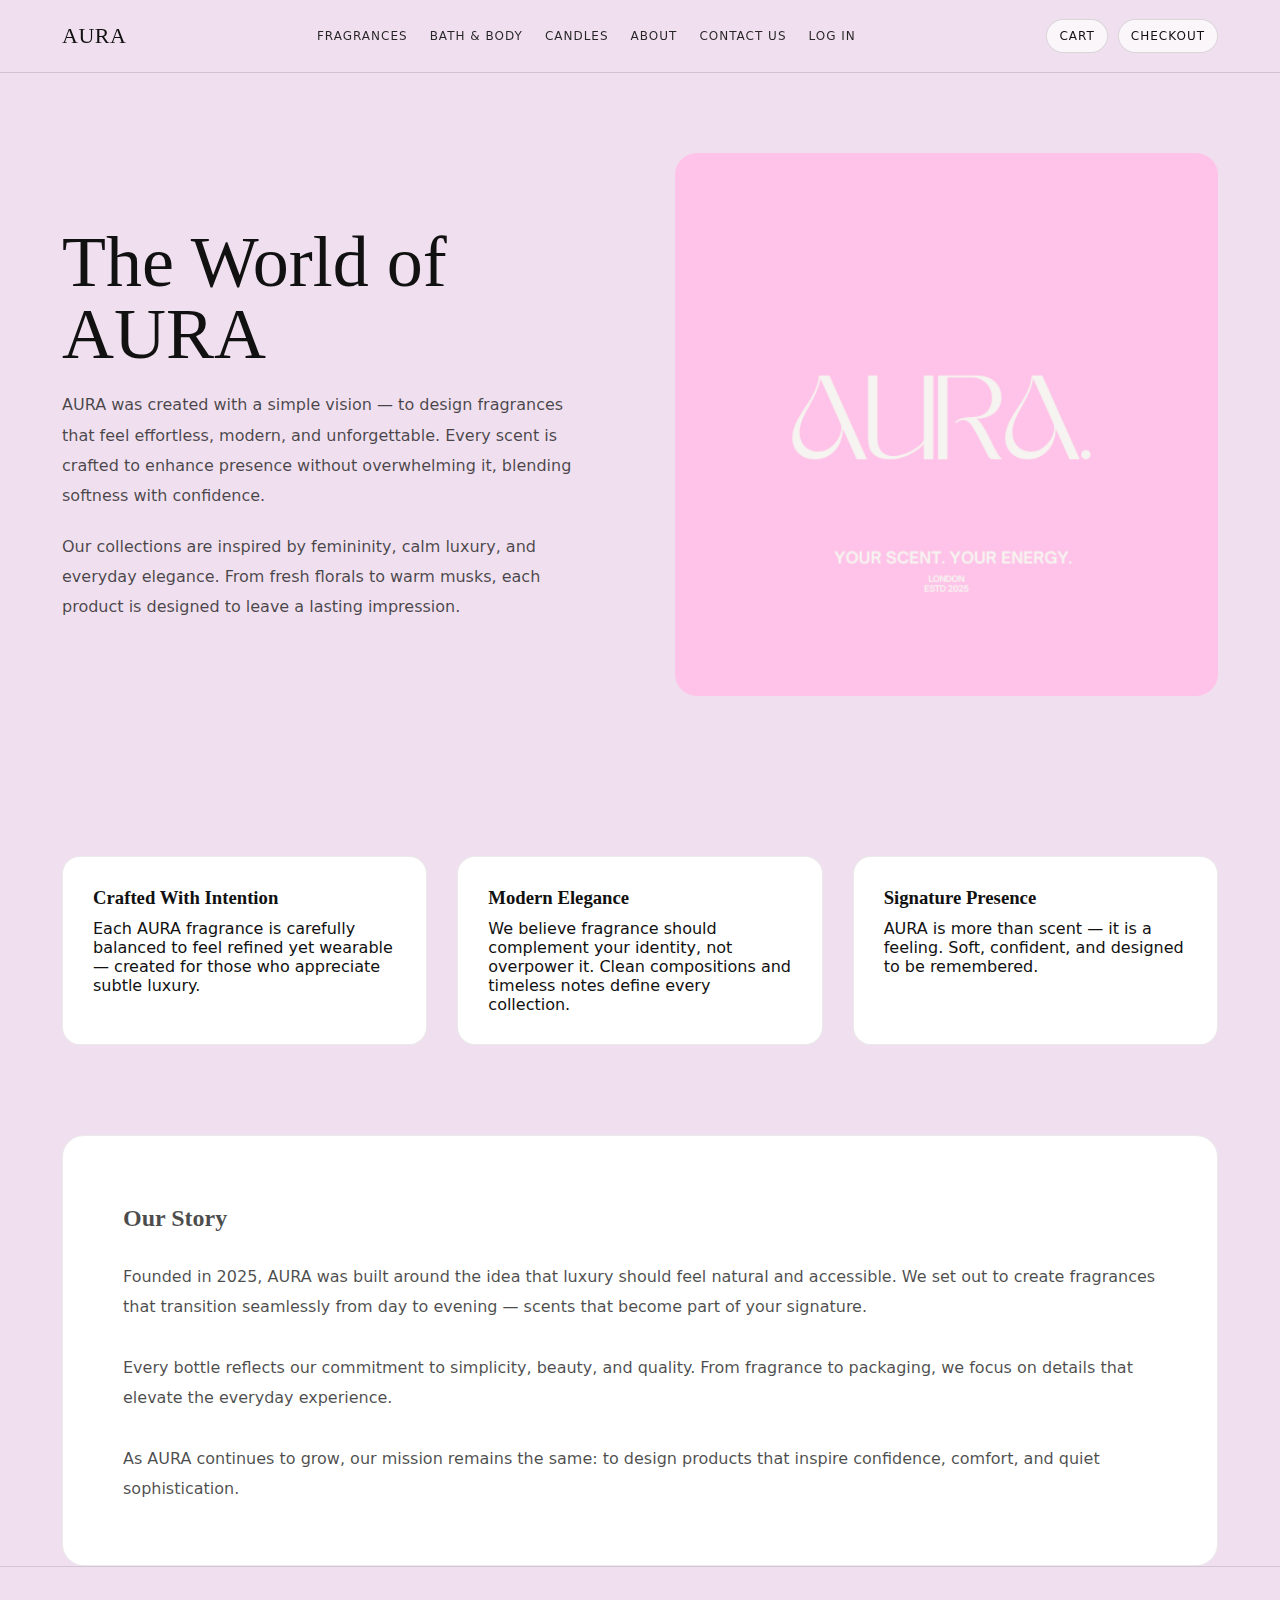
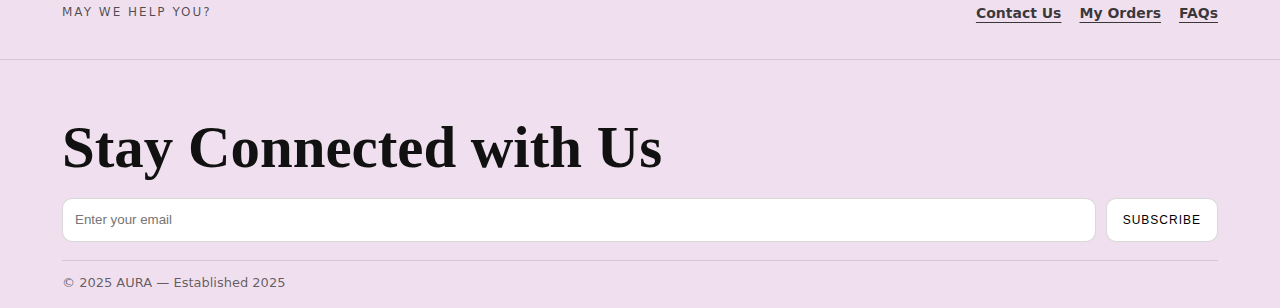
<file: about.html>
<!DOCTYPE html>
<html lang="en">
<head>
<meta charset="UTF-8">
<meta name="viewport" content="width=device-width, initial-scale=1.0">

<title>AURA | About</title>
<link rel="stylesheet" href="css/style.css">

<style>

/* ===== ABOUT HERO ===== */

.about-hero{
display:grid;
grid-template-columns: 1fr 1fr;
gap:70px;
align-items:center;
padding:80px 0;
}

.about-title{
font-family:var(--serif);
font-size:72px;
line-height:1;
}

.about-text{
margin-top:20px;
line-height:1.9;
color:rgba(17,17,17,.75);
max-width:520px;
}

/* logo image */

.about-img{
width:100%;
border-radius:22px;
}

/* VALUES */

.values{
margin-top:80px;
display:grid;
grid-template-columns:repeat(3,1fr);
gap:30px;
}

.value-card{
background:#fff;
padding:30px;
border-radius:18px;
border:1px solid rgba(0,0,0,.08);
}

.value-card h3{
font-family:var(--serif);
margin-bottom:10px;
}

/* STORY */

.story{
margin-top:90px;
background:#fff;
padding:60px;
border-radius:22px;
border:1px solid rgba(0,0,0,.08);
line-height:1.9;
color:rgba(17,17,17,.75);
}

/* mobile */

@media(max-width:900px){

.about-hero{
grid-template-columns:1fr;
}

.values{
grid-template-columns:1fr;
}

.about-title{
font-size:52px;
}

}

</style>
</head>

<body class="page-pink">


<header class="navbar">
<div class="container nav-inner">
<a class="brand" href="index.html">AURA</a>

<nav class="navlinks">
<a href="products.html">Fragrances</a>
<a href="bath.html">Bath & Body</a>
<a href="candles.html">Candles</a>
<a href="about.html">About</a>
<a href="contact.html">Contact Us</a>
<a href="login.html">Log in</a>
</nav>

<div class="actions">
<a class="pill" href="cart.html">Cart</a>
<a class="pill" href="payment.html">Checkout</a>
</div>
</div>
</header>



<main class="container">

<!-- HERO -->
<section class="about-hero">

<div>
<div class="about-title">
The World of AURA
</div>

<p class="about-text">
AURA was created with a simple vision — to design fragrances that feel effortless, modern, and unforgettable. Every scent is crafted to enhance presence without overwhelming it, blending softness with confidence.
</p>

<p class="about-text">
Our collections are inspired by femininity, calm luxury, and everyday elegance. From fresh florals to warm musks, each product is designed to leave a lasting impression.
</p>

</div>

<img src="img/logo.png" class="about-img">

</section>



<!-- VALUES -->
<section class="values">

<div class="value-card">
<h3>Crafted With Intention</h3>
<p>
Each AURA fragrance is carefully balanced to feel refined yet wearable — created for those who appreciate subtle luxury.
</p>
</div>

<div class="value-card">
<h3>Modern Elegance</h3>
<p>
We believe fragrance should complement your identity, not overpower it. Clean compositions and timeless notes define every collection.
</p>
</div>

<div class="value-card">
<h3>Signature Presence</h3>
<p>
AURA is more than scent — it is a feeling. Soft, confident, and designed to be remembered.
</p>
</div>

</section>



<!-- STORY -->
<section class="story">

<h2 style="font-family:var(--serif); margin-bottom:20px;">
Our Story
</h2>

<p>
Founded in 2025, AURA was built around the idea that luxury should feel natural and accessible. We set out to create fragrances that transition seamlessly from day to evening — scents that become part of your signature.
</p>

<br>

<p>
Every bottle reflects our commitment to simplicity, beauty, and quality. From fragrance to packaging, we focus on details that elevate the everyday experience.
</p>

<br>

<p>
As AURA continues to grow, our mission remains the same: to design products that inspire confidence, comfort, and quiet sophistication.
</p>

</section>

</main>



<section class="help-footer">
<div class="container help-inner">

<div class="help-title">
MAY WE HELP YOU?
</div>

<div class="help-links">
<a href="contact.html">Contact Us</a>
<a href="orders.html">My Orders</a>
<a href="faq.html">FAQs</a>

</div>

</div>
</section>



<footer class="footer">
<div class="container">

<h2>Stay Connected with Us</h2>

<form class="news">
<input placeholder="Enter your email">
<button>Subscribe</button>
</form>

<div class="copy">
© 2025 AURA — Established 2025
</div>

</div>
</footer>
  
</body>
</html>
</file>
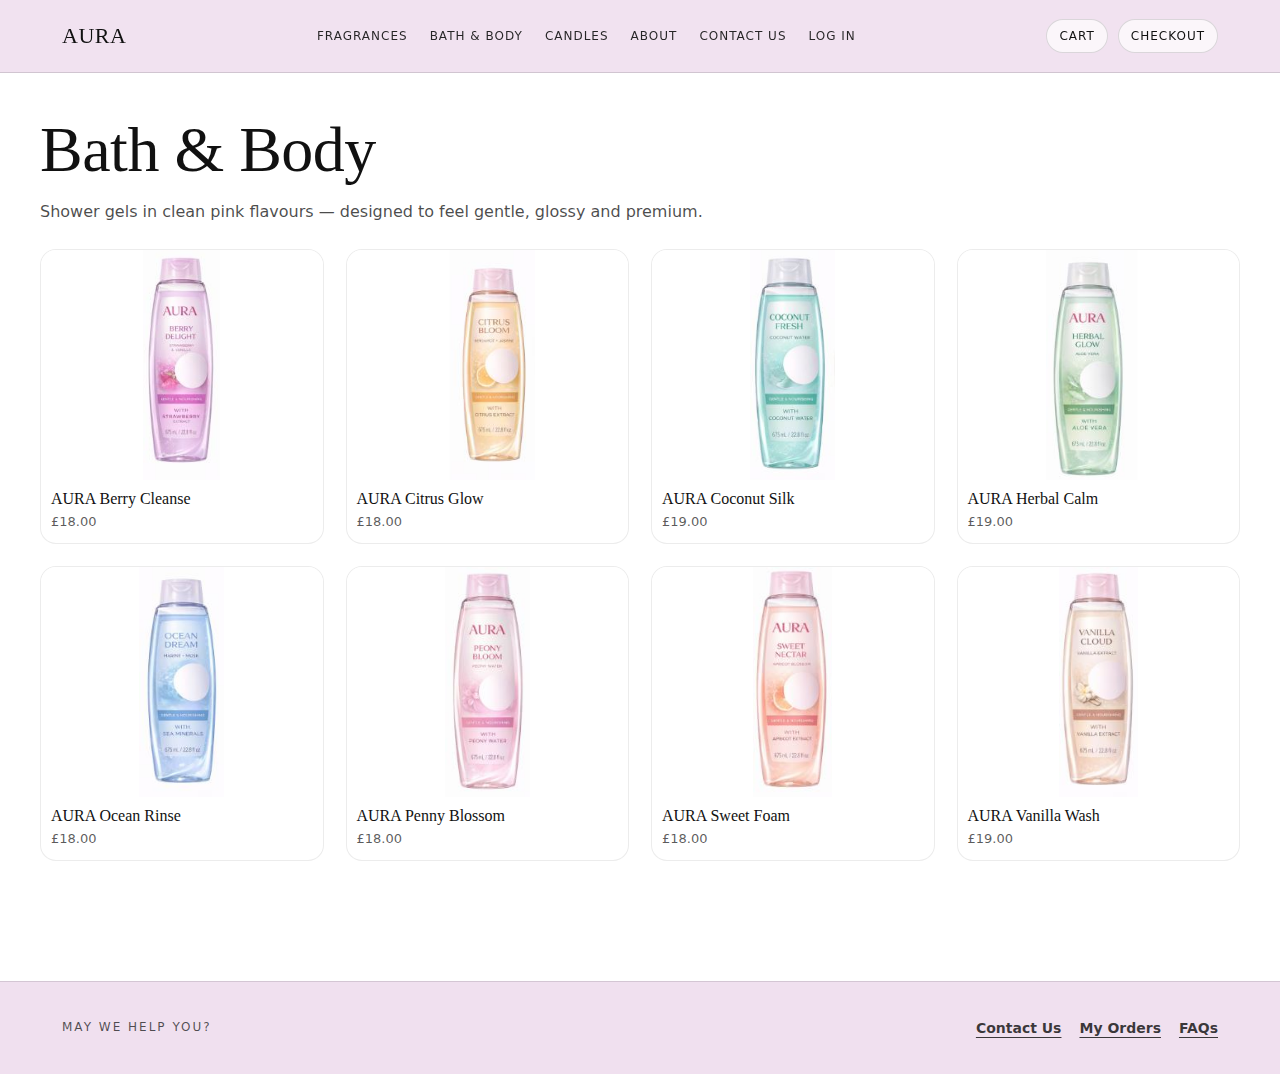
<file: bath.html>
<!DOCTYPE html>
<html lang="en">
<head>
<meta charset="UTF-8" />
<meta name="viewport" content="width=device-width, initial-scale=1.0" />
<title>AURA | Bath & Body</title>
<link rel="stylesheet" href="css/style.css" />
</head>

<body class="page-white">

<header class="navbar">
  <div class="container nav-inner">
    <a class="brand" href="index.html">AURA</a>
    <nav class="navlinks">
      <a href="products.html">Fragrances</a>
      <a href="bath.html">Bath & Body</a>
      <a href="candles.html">Candles</a>
      <a href="about.html">About</a>
      <a href="contact.html">Contact Us</a>
      <a href="login.html">Log in</a>
    </nav>
    <div class="actions">
      <a class="pill" href="cart.html">Cart</a>
      <a class="pill" href="payment.html">Checkout</a>
    </div>
  </div>
</header>

<main class="container page-wrap" id="top">
  <div class="page-title">Bath &amp; Body</div>
  <p class="page-sub">Shower gels in clean pink flavours — designed to feel gentle, glossy and premium.</p>

  <section class="grid" id="grid">
    <a class="card" href="#b1"><div class="frame"><img src="img/c.berry.JPG"><div class="meta"><p class="name">AURA Berry Cleanse</p><p class="price">£18.00</p></div></div></a>
    <a class="card" href="#b2"><div class="frame"><img src="img/ccitrus.JPG"><div class="meta"><p class="name">AURA Citrus Glow</p><p class="price">£18.00</p></div></div></a>
    <a class="card" href="#b3"><div class="frame"><img src="img/ccoconut.JPG"><div class="meta"><p class="name">AURA Coconut Silk</p><p class="price">£19.00</p></div></div></a>
    <a class="card" href="#b4"><div class="frame"><img src="img/cherbal.JPG"><div class="meta"><p class="name">AURA Herbal Calm</p><p class="price">£19.00</p></div></div></a>
    <a class="card" href="#b5"><div class="frame"><img src="img/cocean.JPG"><div class="meta"><p class="name">AURA Ocean Rinse</p><p class="price">£18.00</p></div></div></a>
    <a class="card" href="#b6"><div class="frame"><img src="img/cpenny.JPG"><div class="meta"><p class="name">AURA Penny Blossom</p><p class="price">£18.00</p></div></div></a>
    <a class="card" href="#b7"><div class="frame"><img src="img/csweet.JPG"><div class="meta"><p class="name">AURA Sweet Foam</p><p class="price">£18.00</p></div></div></a>
    <a class="card" href="#b8"><div class="frame"><img src="img/cvanilla.JPG"><div class="meta"><p class="name">AURA Vanilla Wash</p><p class="price">£19.00</p></div></div></a>
  </section>
</main>

<!-- POPUPS -->
<div class="modal" id="b1"><div class="modal-card"><a class="close" href="#top">×</a><div class="modal-grid"><img class="modal-img" src="img/c.berry.JPG"><div><div class="mtitle">AURA Berry Cleanse</div><p class="mprice">£18.00</p><p class="mdesc">Juicy berry wash with a soft, clean finish — gentle, glossy and fresh.</p><div class="actions-row"><a class="btn primary" href="cart.html">Add to cart</a><a class="btn" href="#grid">Continue shopping</a></div></div></div></div></div>
<div class="modal" id="b2"><div class="modal-card"><a class="close" href="#top">×</a><div class="modal-grid"><img class="modal-img" src="img/ccitrus.JPG"><div><div class="mtitle">AURA Citrus Glow</div><p class="mprice">£18.00</p><p class="mdesc">Bright citrus freshness — clean and energising, perfect daily shower gel.</p><div class="actions-row"><a class="btn primary" href="cart.html">Add to cart</a><a class="btn" href="#grid">Continue shopping</a></div></div></div></div></div>
<div class="modal" id="b3"><div class="modal-card"><a class="close" href="#top">×</a><div class="modal-grid"><img class="modal-img" src="img/ccoconut.JPG"><div><div class="mtitle">AURA Coconut Silk</div><p class="mprice">£19.00</p><p class="mdesc">Creamy coconut softness with a luxury feel — clean, smooth, comforting.</p><div class="actions-row"><a class="btn primary" href="cart.html">Add to cart</a><a class="btn" href="#grid">Continue shopping</a></div></div></div></div></div>
<div class="modal" id="b4"><div class="modal-card"><a class="close" href="#top">×</a><div class="modal-grid"><img class="modal-img" src="img/cherbal.JPG"><div><div class="mtitle">AURA Herbal Calm</div><p class="mprice">£19.00</p><p class="mdesc">Spa-clean herbal scent — relaxing, soft and premium on skin.</p><div class="actions-row"><a class="btn primary" href="cart.html">Add to cart</a><a class="btn" href="#grid">Continue shopping</a></div></div></div></div></div>
<div class="modal" id="b5"><div class="modal-card"><a class="close" href="#top">×</a><div class="modal-grid"><img class="modal-img" src="img/cocean.JPG"><div><div class="mtitle">AURA Ocean Rinse</div><p class="mprice">£18.00</p><p class="mdesc">Cool aquatic clean — crisp and airy, feels fresh all day.</p><div class="actions-row"><a class="btn primary" href="cart.html">Add to cart</a><a class="btn" href="#grid">Continue shopping</a></div></div></div></div></div>
<div class="modal" id="b6"><div class="modal-card"><a class="close" href="#top">×</a><div class="modal-grid"><img class="modal-img" src="img/cpenny.JPG"><div><div class="mtitle">AURA Penny Blossom</div><p class="mprice">£18.00</p><p class="mdesc">Soft floral wash — clean petals with a gentle, premium finish.</p><div class="actions-row"><a class="btn primary" href="cart.html">Add to cart</a><a class="btn" href="#grid">Continue shopping</a></div></div></div></div></div>
<div class="modal" id="b7"><div class="modal-card"><a class="close" href="#top">×</a><div class="modal-grid"><img class="modal-img" src="img/csweet.JPG"><div><div class="mtitle">AURA Sweet Foam</div><p class="mprice">£18.00</p><p class="mdesc">Sweet clean lather with cosy warmth — glossy feel on skin.</p><div class="actions-row"><a class="btn primary" href="cart.html">Add to cart</a><a class="btn" href="#grid">Continue shopping</a></div></div></div></div></div>
<div class="modal" id="b8"><div class="modal-card"><a class="close" href="#top">×</a><div class="modal-grid"><img class="modal-img" src="img/cvanilla.JPG"><div><div class="mtitle">AURA Vanilla Wash</div><p class="mprice">£19.00</p><p class="mdesc">Warm vanilla softness — clean, creamy, luxe and comforting.</p><div class="actions-row"><a class="btn primary" href="cart.html">Add to cart</a><a class="btn" href="#grid">Continue shopping</a></div></div></div></div></div>

<section class="help-footer">
  <div class="container help-inner">
    <div class="help-title">MAY WE HELP YOU?</div>
    <div class="help-links">
      <a href="contact.html">Contact Us</a>
      <a href="orders.html">My Orders</a>
      <a href="faq.html">FAQs</a>
    </div>
  </div>
</section>

</body>
</html>
</file>
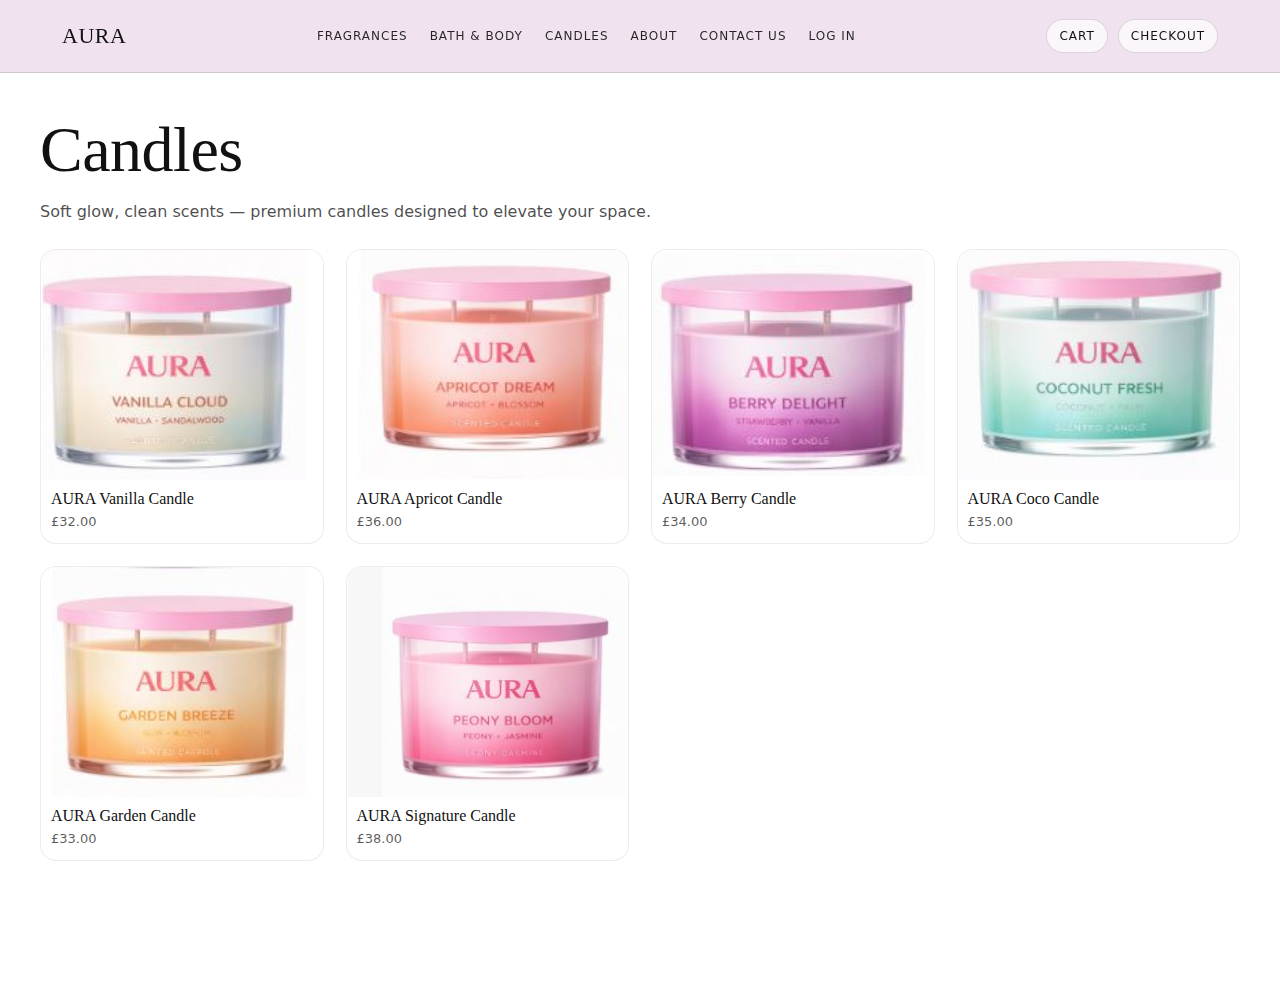
<file: candles.html>
<!DOCTYPE html>
<html lang="en">
<head>
<meta charset="UTF-8" />
<meta name="viewport" content="width=device-width, initial-scale=1.0" />
<title>AURA | Candles</title>
<link rel="stylesheet" href="css/style.css" />
</head>

<body class="page-white">

<header class="navbar">
  <div class="container nav-inner">
    <a class="brand" href="index.html">AURA</a>

    <nav class="navlinks">
      <a href="products.html">Fragrances</a>
      <a href="bath.html">Bath & Body</a>
      <a href="candles.html">Candles</a>
      <a href="about.html">About</a>
      <a href="contact.html">Contact Us</a>
      <a href="login.html">Log in</a>
    </nav>

    <div class="actions">
      <a class="pill" href="cart.html">Cart</a>
      <a class="pill" href="payment.html">Checkout</a>
    </div>
  </div>
</header>

<main class="container page-wrap" id="top">
  <div class="page-title">Candles</div>
  <p class="page-sub">Soft glow, clean scents — premium candles designed to elevate your space.</p>

  <section class="grid" id="grid">

    <a class="card" href="#vanilla">
      <div class="frame">
        <img src="img/svanilla.JPG">
        <div class="meta">
          <p class="name">AURA Vanilla Candle</p>
          <p class="price">£32.00</p>
        </div>
      </div>
    </a>

    <a class="card" href="#apricot">
      <div class="frame">
        <img src="img/sappricot.JPG">
        <div class="meta">
          <p class="name">AURA Apricot Candle</p>
          <p class="price">£36.00</p>
        </div>
      </div>
    </a>

    <a class="card" href="#berry">
      <div class="frame">
        <img src="img/sberry.JPG">
        <div class="meta">
          <p class="name">AURA Berry Candle</p>
          <p class="price">£34.00</p>
        </div>
      </div>
    </a>

    <a class="card" href="#coco">
      <div class="frame">
        <img src="img/scoco.JPG">
        <div class="meta">
          <p class="name">AURA Coco Candle</p>
          <p class="price">£35.00</p>
        </div>
      </div>
    </a>

    <a class="card" href="#garden">
      <div class="frame">
        <img src="img/sgarden.JPG">
        <div class="meta">
          <p class="name">AURA Garden Candle</p>
          <p class="price">£33.00</p>
        </div>
      </div>
    </a>

    <a class="card" href="#aura">
      <div class="frame">
        <img src="img/saura.JPG">
        <div class="meta">
          <p class="name">AURA Signature Candle</p>
          <p class="price">£38.00</p>
        </div>
      </div>
    </a>

  </section>
</main>

<!-- MODALS -->

<div class="modal" id="vanilla">
  <div class="modal-card">
    <a class="close" href="#top">×</a>
    <div class="modal-grid">
      <img class="modal-img" src="img/svanilla.JPG">
      <div>
        <div class="mtitle">AURA Vanilla Candle</div>
        <p class="mprice">£32.00</p>
        <p class="mdesc">Warm vanilla cream with a clean finish — cosy, soft and premium.</p>
        <div class="actions-row">
          <a class="btn primary" href="cart.html">Add to cart</a>
          <a class="btn" href="#grid">Continue shopping</a>
        </div>
      </div>
    </div>
  </div>
</div>

<div class="modal" id="apricot">
  <div class="modal-card">
    <a class="close" href="#top">×</a>
    <div class="modal-grid">
      <img class="modal-img" src="img/sappricot.JPG">
      <div>
        <div class="mtitle">AURA Apricot Candle</div>
        <p class="mprice">£36.00</p>
        <p class="mdesc">Juicy apricot with a soft glow — sweet, bright and luxe.</p>
        <div class="actions-row">
          <a class="btn primary" href="cart.html">Add to cart</a>
          <a class="btn" href="#grid">Continue shopping</a>
        </div>
      </div>
    </div>
  </div>
</div>

<div class="modal" id="berry">
  <div class="modal-card">
    <a class="close" href="#top">×</a>
    <div class="modal-grid">
      <img class="modal-img" src="img/sberry.JPG">
      <div>
        <div class="mtitle">AURA Berry Candle</div>
        <p class="mprice">£34.00</p>
        <p class="mdesc">Juicy berry sweetness — soft, pretty and long-lasting.</p>
        <div class="actions-row">
          <a class="btn primary" href="cart.html">Add to cart</a>
          <a class="btn" href="#grid">Continue shopping</a>
        </div>
      </div>
    </div>
  </div>
</div>

<div class="modal" id="coco">
  <div class="modal-card">
    <a class="close" href="#top">×</a>
    <div class="modal-grid">
      <img class="modal-img" src="img/scoco.JPG">
      <div>
        <div class="mtitle">AURA Coco Candle</div>
        <p class="mprice">£35.00</p>
        <p class="mdesc">Coconut softness with a clean glow — smooth and creamy.</p>
        <div class="actions-row">
          <a class="btn primary" href="cart.html">Add to cart</a>
          <a class="btn" href="#grid">Continue shopping</a>
        </div>
      </div>
    </div>
  </div>
</div>

<div class="modal" id="garden">
  <div class="modal-card">
    <a class="close" href="#top">×</a>
    <div class="modal-grid">
      <img class="modal-img" src="img/sgarden.JPG">
      <div>
        <div class="mtitle">AURA Garden Candle</div>
        <p class="mprice">£33.00</p>
        <p class="mdesc">Fresh garden florals — airy, clean and calm.</p>
        <div class="actions-row">
          <a class="btn primary" href="cart.html">Add to cart</a>
          <a class="btn" href="#grid">Continue shopping</a>
        </div>
      </div>
    </div>
  </div>
</div>

<div class="modal" id="aura">
  <div class="modal-card">
    <a class="close" href="#top">×</a>
    <div class="modal-grid">
      <img class="modal-img" src="img/saura.JPG">
      <div>
        <div class="mtitle">AURA Signature Candle</div>
        <p class="mprice">£38.00</p>
        <p class="mdesc">The AURA house scent — clean, soft and premium.</p>
        <div class="actions-row">
          <a class="btn primary" href="cart.html">Add to cart</a>
          <a class="btn" href="#grid">Continue shopping</a>
        </div>
      </div>
    </div>
  </div>
</div>

</body>
</html>
</file>
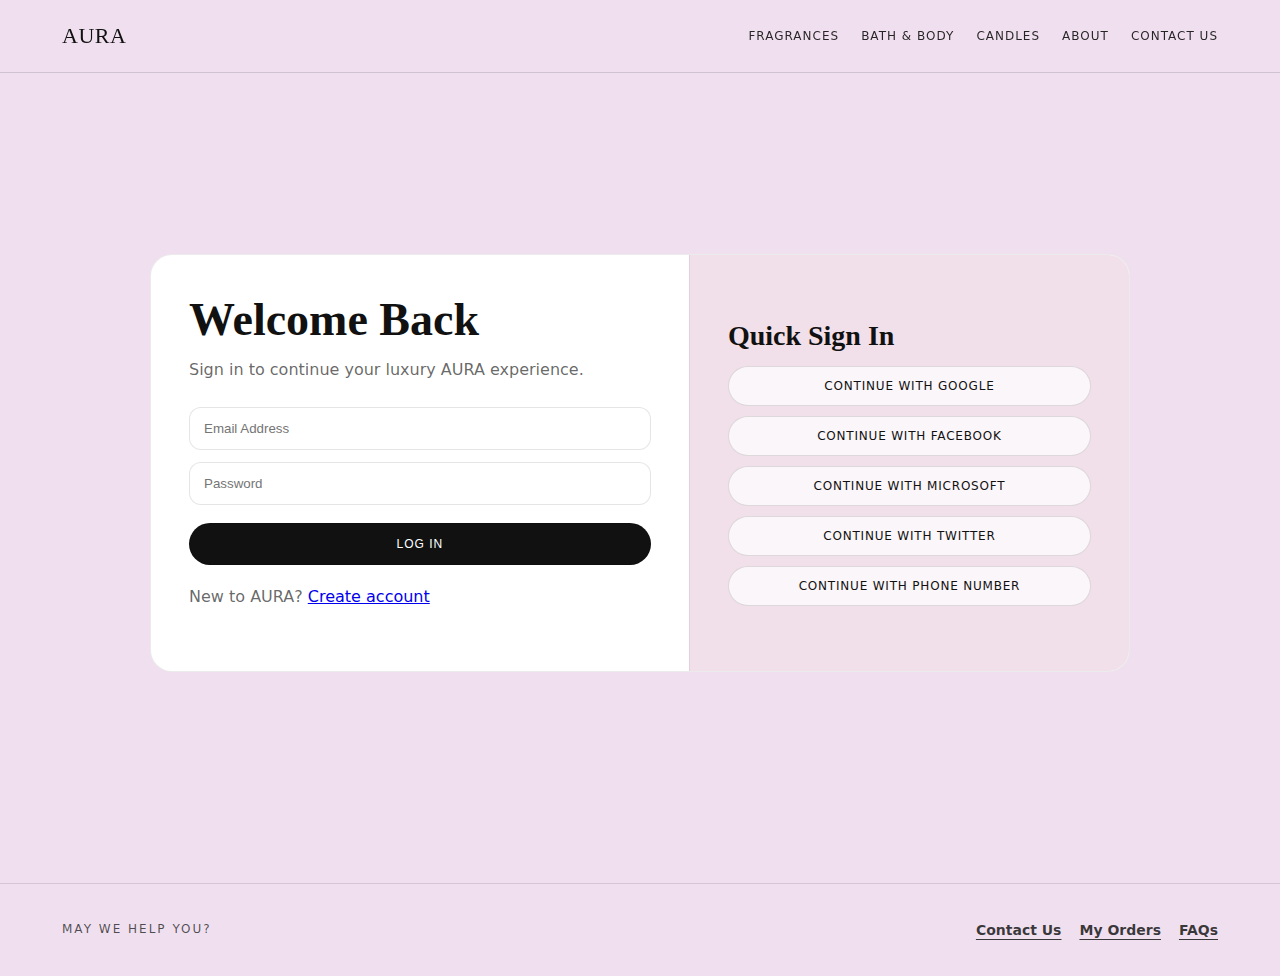
<file: login.html>
<!DOCTYPE html>
<html lang="en">
<head>
<meta charset="UTF-8">
<meta name="viewport" content="width=device-width, initial-scale=1.0">
<title>AURA | Login</title>
<link rel="stylesheet" href="css/style.css">
</head>

<body class="page-pink">

<header class="navbar">
  <div class="container nav-inner">
    <a class="brand" href="index.html">AURA</a>
    <nav class="navlinks">
      <a href="products.html">Fragrances</a>
      <a href="bath.html">Bath & Body</a>
      <a href="candles.html">Candles</a>
      <a href="about.html">About</a>
      <a href="contact.html">Contact Us</a>
    </nav>
  </div>
</header>

<div class="login-wrap">

  <div class="login-card">

    <!-- LEFT SIDE -->
    <div class="login-left">
      <h1>Welcome Back</h1>
      <p>Sign in to continue your luxury AURA experience.</p>

      <form class="login-form">
        <input type="email" placeholder="Email Address" required>
        <input type="password" placeholder="Password" required>
        <button type="submit">Log In</button>
      </form>

      <p style="margin-top:18px;">
        New to AURA? <a href="signup.html">Create account</a>
      </p>
    </div>

    <!-- RIGHT SIDE -->
    <div class="login-side">
      <h2>Quick Sign In</h2>

      <div class="login-provider">
        <a href="#">Continue with Google</a>
        <a href="#">Continue with Facebook</a>
        <a href="#">Continue with Microsoft</a>
        <a href="#">Continue with Twitter</a>
        <a href="#">Continue with Phone Number</a>
      </div>

    </div>

  </div>

</div>

<section class="help-footer">
  <div class="container help-inner">
    <div class="help-title">MAY WE HELP YOU?</div>
    <div class="help-links">
      <a href="contact.html">Contact Us</a>
      <a href="orders.html">My Orders</a>
      <a href="faq.html">FAQs</a>
    </div>
  </div>
</section>

</body>
</html>
</file>
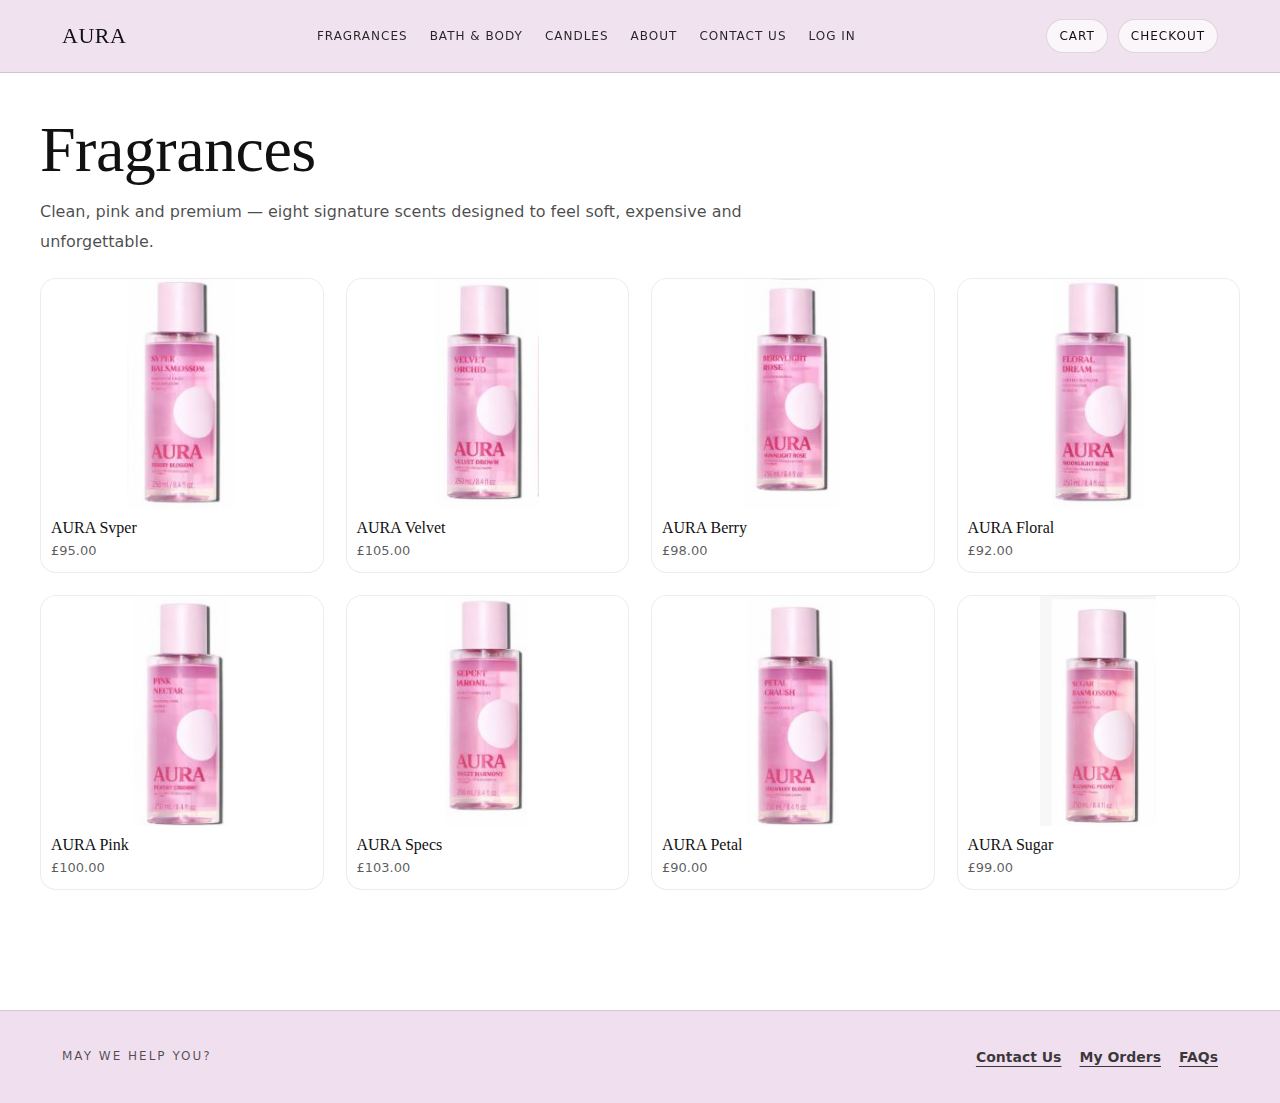
<file: products.html>
<!DOCTYPE html>
<html lang="en">
<head>
<meta charset="UTF-8" />
<meta name="viewport" content="width=device-width, initial-scale=1.0" />
<title>AURA | Fragrances</title>
<link rel="stylesheet" href="css/style.css" />
</head>

<body class="page-white">

<header class="navbar">
  <div class="container nav-inner">
    <a class="brand" href="index.html">AURA</a>

    <nav class="navlinks">
      <a href="products.html">Fragrances</a>
      <a href="bath.html">Bath & Body</a>
      <a href="candles.html">Candles</a>
      <a href="about.html">About</a>
      <a href="contact.html">Contact Us</a>
      <a href="login.html">Log in</a>
    </nav>

    <div class="actions">
      <a class="pill" href="cart.html">Cart</a>
      <a class="pill" href="payment.html">Checkout</a>
    </div>
  </div>
</header>

<main class="container page-wrap" id="top">
  <div class="page-title">Fragrances</div>
  <p class="page-sub">Clean, pink and premium — eight signature scents designed to feel soft, expensive and unforgettable.</p>

  <section class="grid" id="grid">
    <a class="card" href="#svper"><div class="frame"><img src="img/svper.jpg"><div class="meta"><p class="name">AURA Svper</p><p class="price">£95.00</p></div></div></a>
    <a class="card" href="#velvet"><div class="frame"><img src="img/velvet.JPG"><div class="meta"><p class="name">AURA Velvet</p><p class="price">£105.00</p></div></div></a>
    <a class="card" href="#berry"><div class="frame"><img src="img/berry.JPG"><div class="meta"><p class="name">AURA Berry</p><p class="price">£98.00</p></div></div></a>
    <a class="card" href="#floral"><div class="frame"><img src="img/floral.JPG"><div class="meta"><p class="name">AURA Floral</p><p class="price">£92.00</p></div></div></a>
    <a class="card" href="#pink"><div class="frame"><img src="img/pink.jpg"><div class="meta"><p class="name">AURA Pink</p><p class="price">£100.00</p></div></div></a>
    <a class="card" href="#specs"><div class="frame"><img src="img/specs.JPG"><div class="meta"><p class="name">AURA Specs</p><p class="price">£103.00</p></div></div></a>
    <a class="card" href="#petal"><div class="frame"><img src="img/petal.jpg"><div class="meta"><p class="name">AURA Petal</p><p class="price">£90.00</p></div></div></a>
    <a class="card" href="#sugar"><div class="frame"><img src="img/sugar.jpg"><div class="meta"><p class="name">AURA Sugar</p><p class="price">£99.00</p></div></div></a>
  </section>
</main>

<!-- POPUPS (NO JS) -->

<div class="modal" id="svper"><div class="modal-card"><a class="close" href="#top">×</a>
  <div class="modal-grid"><img class="modal-img" src="img/svper.jpg"><div>
    <div class="mtitle">AURA Svper</div><p class="mprice">£95.00</p>
    <p class="mdesc">A clean, bright signature that feels fresh and premium from the first spray. Soft, feminine, unforgettable.</p>
    <div class="actions-row"><a class="btn primary" href="cart.html">Add to cart</a><a class="btn" href="#grid">Continue shopping</a></div>
  </div></div>
</div></div>

<div class="modal" id="velvet"><div class="modal-card"><a class="close" href="#top">×</a>
  <div class="modal-grid"><img class="modal-img" src="img/velvet.JPG"><div>
    <div class="mtitle">AURA Velvet</div><p class="mprice">£105.00</p>
    <p class="mdesc">Smooth warmth with a soft sweet finish — a premium scent that feels expensive and elegant.</p>
    <div class="actions-row"><a class="btn primary" href="cart.html">Add to cart</a><a class="btn" href="#grid">Continue shopping</a></div>
  </div></div>
</div></div>

<div class="modal" id="berry"><div class="modal-card"><a class="close" href="#top">×</a>
  <div class="modal-grid"><img class="modal-img" src="img/berry.JPG"><div>
    <div class="mtitle">AURA Berry</div><p class="mprice">£98.00</p>
    <p class="mdesc">Juicy berry sweetness with clean pink energy — playful, bright and long-lasting.</p>
    <div class="actions-row"><a class="btn primary" href="cart.html">Add to cart</a><a class="btn" href="#grid">Continue shopping</a></div>
  </div></div>
</div></div>

<div class="modal" id="floral"><div class="modal-card"><a class="close" href="#top">×</a>
  <div class="modal-grid"><img class="modal-img" src="img/floral.JPG"><div>
    <div class="mtitle">AURA Floral</div><p class="mprice">£92.00</p>
    <p class="mdesc">Fresh petals with an airy finish — soft, clean and effortlessly feminine.</p>
    <div class="actions-row"><a class="btn primary" href="cart.html">Add to cart</a><a class="btn" href="#grid">Continue shopping</a></div>
  </div></div>
</div></div>

<div class="modal" id="pink"><div class="modal-card"><a class="close" href="#top">×</a>
  <div class="modal-grid"><img class="modal-img" src="img/pink.jpg"><div>
    <div class="mtitle">AURA Pink</div><p class="mprice">£100.00</p>
    <p class="mdesc">Glossy, soft, feminine — a signature scent that feels like “pink luxury” in a bottle.</p>
    <div class="actions-row"><a class="btn primary" href="cart.html">Add to cart</a><a class="btn" href="#grid">Continue shopping</a></div>
  </div></div>
</div></div>

<div class="modal" id="specs"><div class="modal-card"><a class="close" href="#top">×</a>
  <div class="modal-grid"><img class="modal-img" src="img/specs.JPG"><div>
    <div class="mtitle">AURA Specs</div><p class="mprice">£103.00</p>
    <p class="mdesc">Crisp and modern — clean notes blended to feel sharp, fresh and premium.</p>
    <div class="actions-row"><a class="btn primary" href="cart.html">Add to cart</a><a class="btn" href="#grid">Continue shopping</a></div>
  </div></div>
</div></div>

<div class="modal" id="petal"><div class="modal-card"><a class="close" href="#top">×</a>
  <div class="modal-grid"><img class="modal-img" src="img/petal.jpg"><div>
    <div class="mtitle">AURA Petal</div><p class="mprice">£90.00</p>
    <p class="mdesc">Delicate petals with soft sweetness — clean, feminine and effortlessly wearable.</p>
    <div class="actions-row"><a class="btn primary" href="cart.html">Add to cart</a><a class="btn" href="#grid">Continue shopping</a></div>
  </div></div>
</div></div>

<div class="modal" id="sugar"><div class="modal-card"><a class="close" href="#top">×</a>
  <div class="modal-grid"><img class="modal-img" src="img/sugar.jpg"><div>
    <div class="mtitle">AURA Sugar</div><p class="mprice">£99.00</p>
    <p class="mdesc">Sweet, warm and addictive — dessert vibe with a premium finish.</p>
    <div class="actions-row"><a class="btn primary" href="cart.html">Add to cart</a><a class="btn" href="#grid">Continue shopping</a></div>
  </div></div>
</div></div>

<section class="help-footer">
  <div class="container help-inner">
    <div class="help-title">MAY WE HELP YOU?</div>
    <div class="help-links">
      <a href="contact.html">Contact Us</a>
      <a href="orders.html">My Orders</a>
      <a href="faq.html">FAQs</a>
    </div>
  </div>
</section>

</body>
</html>
</file>
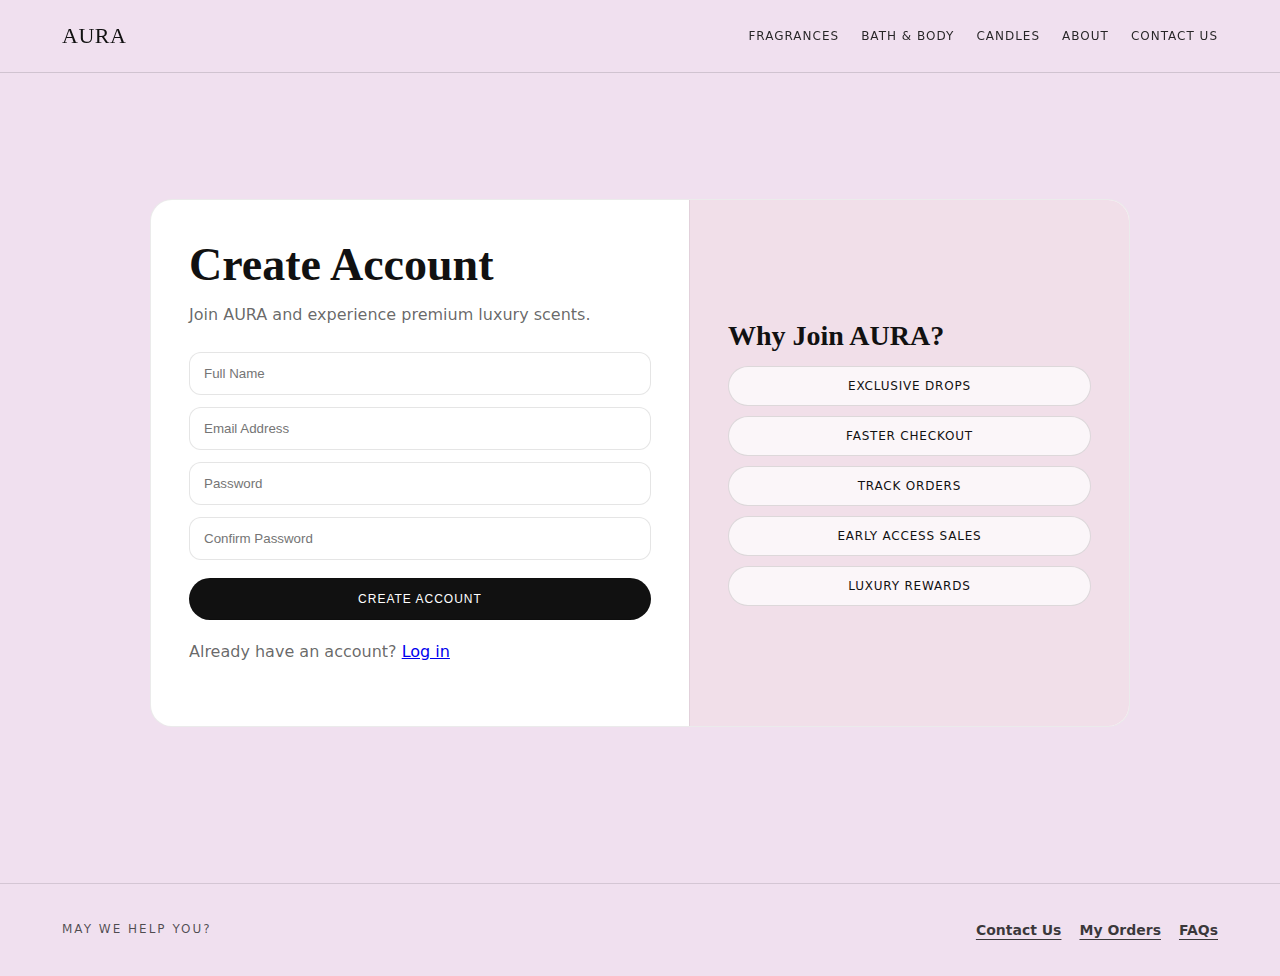
<file: signup.html>
<!DOCTYPE html>
<html lang="en">
<head>
<meta charset="UTF-8">
<meta name="viewport" content="width=device-width, initial-scale=1.0">
<title>AURA | Create Account</title>
<link rel="stylesheet" href="css/style.css">
</head>

<body class="page-pink">

<header class="navbar">
  <div class="container nav-inner">
    <a class="brand" href="index.html">AURA</a>
    <nav class="navlinks">
      <a href="products.html">Fragrances</a>
      <a href="bath.html">Bath & Body</a>
      <a href="candles.html">Candles</a>
      <a href="about.html">About</a>
      <a href="contact.html">Contact Us</a>
    </nav>
  </div>
</header>

<div class="login-wrap">

  <div class="login-card">

    <!-- LEFT SIDE -->
    <div class="login-left">
      <h1>Create Account</h1>
      <p>Join AURA and experience premium luxury scents.</p>

      <form class="login-form">
        <input type="text" placeholder="Full Name" required>
        <input type="email" placeholder="Email Address" required>
        <input type="password" placeholder="Password" required>
        <input type="password" placeholder="Confirm Password" required>
        <button type="submit">Create Account</button>
      </form>

      <p style="margin-top:18px;">
        Already have an account? <a href="login.html">Log in</a>
      </p>
    </div>

    <!-- RIGHT SIDE -->
    <div class="login-side">
      <h2>Why Join AURA?</h2>

      <div class="login-provider">
        <a href="#">Exclusive Drops</a>
        <a href="#">Faster Checkout</a>
        <a href="#">Track Orders</a>
        <a href="#">Early Access Sales</a>
        <a href="#">Luxury Rewards</a>
      </div>

    </div>

  </div>

</div>

<section class="help-footer">
  <div class="container help-inner">
    <div class="help-title">MAY WE HELP YOU?</div>
    <div class="help-links">
      <a href="contact.html">Contact Us</a>
      <a href="orders.html">My Orders</a>
      <a href="faq.html">FAQs</a>
    </div>
  </div>
</section>

</body>
</html>
</file>
<file: css/style.css>
/* ===== RESET ===== */
*{margin:0;padding:0;box-sizing:border-box;}
html{scroll-behavior:smooth;}

:root{
  --pink:#F0E0EF;
  --pink2:#EAD8E9;
  --pink3:#F6EAF5;
  --white:#ffffff;

  --ink:#111111;
  --muted:rgba(17,17,17,.68);
  --line:rgba(17,17,17,.14);

  --serif: Georgia, "Times New Roman", Times, serif;
  --sans: system-ui, -apple-system, Segoe UI, Roboto, Arial, sans-serif;
}

body{
  font-family: var(--sans);
  color: var(--ink);
  background: var(--pink);
  overflow-x:hidden;
}

.container{
  max-width: 1200px;
  margin: 0 auto;
  padding: 0 22px;
}

.page-pink{ background: var(--pink); }
.page-white{ background: var(--white); }

/* ===== LIVE VIDEO BACKGROUND (HOME ONLY) ===== */
#bg-video{
  position: fixed;
  inset: 0;
  width: 100%;
  height: 100%;
  object-fit: cover;
  z-index: -10;
}
.video-tint{
  position: fixed;
  inset: 0;
  background: rgba(240,224,239,.18);
  z-index: -9;
}
.video-darken{
  position: fixed;
  inset: 0;
  background: rgba(0,0,0,.22);
  z-index: -8;
}

/* ===== NAV ===== */
.navbar{
  position: sticky;
  top: 0;
  z-index: 50;
  background: rgba(240,224,239,.92);
  backdrop-filter: blur(10px);
  border-bottom: 1px solid var(--line);
}
.nav-inner{
  height: 72px;
  display:flex;
  align-items:center;
  justify-content:space-between;
  gap: 12px;
}
.brand{
  font-family: var(--serif);
  font-size: 22px;
  letter-spacing: .5px;
  text-decoration:none;
  color: var(--ink);
}
.navlinks{display:flex; gap:18px; flex-wrap:wrap;}
.navlinks a{
  text-decoration:none;
  color: var(--ink);
  font-size: 12px;
  letter-spacing: 1px;
  text-transform: uppercase;
  opacity: .9;
}
.navlinks a:hover{opacity:1;}
.actions{display:flex; gap:10px; align-items:center; white-space:nowrap;}

.pill{
  border: 1px solid var(--line);
  background: rgba(255,255,255,.72);
  padding: 9px 12px;
  border-radius: 999px;
  font-size: 12px;
  letter-spacing: 1px;
  text-transform: uppercase;
  text-decoration:none;
  color: var(--ink);
  cursor:pointer;
}
.pill:hover{ background: rgba(255,255,255,.92); }
.pill-primary{
  background: #fff;
  border-color: rgba(17,17,17,.22);
}
.pill-primary:hover{ background: rgba(255,255,255,.92); }

/* ===== HERO BUTTONS (HOME) ===== */
.btn{
  display:inline-block;
  padding: 12px 18px;
  border-radius: 999px;
  border: 1px solid rgba(255,255,255,.28);
  background: rgba(255,255,255,.12);
  color:#fff;
  text-decoration:none;
  text-transform: uppercase;
  letter-spacing: 1px;
  font-size: 12px;
}
.btn:hover{ background: rgba(255,255,255,.18); }
.btn.outline{ background: transparent; }

/* ===== HOME STAGE ===== */
.stage{ color:#fff; }
.stage-inner{
  min-height: calc(100vh - 72px);
  display:flex;
  align-items:center;
  text-align:center;
  padding: 40px 0;
}
.hero-center{
  width:100%;
  display:flex;
  flex-direction:column;
  align-items:center;
}
.hero-title{
  font-family: var(--serif);
  font-size: clamp(64px, 9vw, 132px);
  line-height: .92;
  letter-spacing: 1px;
  text-transform: uppercase;
}
.hero-sub{
  margin-top: 14px;
  max-width: 820px;
  line-height: 1.7;
  color: rgba(255,255,255,.92);
}
.hero-small{
  margin-top: 12px;
  font-size: 12px;
  letter-spacing: 2px;
  text-transform: uppercase;
  opacity: .92;
}
.hero-cta{
  margin-top: 20px;
  display:flex;
  gap: 12px;
  flex-wrap:wrap;
  justify-content:center;
}
.scrollhint{
  margin-top: 26px;
  font-size: 12px;
  letter-spacing: 2px;
  text-transform: uppercase;
  opacity: .9;
}
.scrollhint span{
  display:inline-block;
  transform: translateY(0);
  animation: bob 1.2s ease-in-out infinite;
}
@keyframes bob{
  0%,100%{ transform: translateY(0); }
  50%{ transform: translateY(6px); }
}

.limited{ padding: 80px 0 70px; }
.kicker{
  font-size: 12px;
  letter-spacing: 2px;
  text-transform: uppercase;
  opacity: .92;
  text-align:center;
}
.limited h2{
  margin-top: 14px;
  font-family: var(--serif);
  font-size: clamp(40px, 5vw, 76px);
  line-height: 1.05;
  text-align:center;
}
.limited p{
  margin: 16px auto 0;
  max-width: 860px;
  line-height: 1.85;
  color: rgba(255,255,255,.90);
  text-align:center;
}

/* ===== SECTIONS ===== */
.section{
  padding: 70px 0;
  background: var(--pink);
}
.section.white{ background: var(--white); }
.section h2{
  font-family: var(--serif);
  font-size: clamp(38px, 4.8vw, 70px);
  letter-spacing: -0.5px;
}
.section p{
  margin-top: 14px;
  max-width: 860px;
  line-height: 1.9;
  color: rgba(17,17,17,.76);
}

/* ===== PAGE TITLES ===== */
.page-wrap{ padding: 40px 0 60px; }
.page-title{
  font-family: var(--serif);
  font-size: clamp(44px, 5vw, 72px);
  letter-spacing: -0.5px;
}
.page-sub{
  margin-top: 10px;
  max-width: 820px;
  line-height: 1.85;
  color: rgba(17,17,17,.76);
}

/* ===== PRODUCT GRIDS ===== */
.grid{
  display:grid;
  grid-template-columns: repeat(4, 1fr);
  gap: 22px;
  padding: 22px 0 60px;
}
@media(max-width:1100px){ .grid{ grid-template-columns: repeat(2, 1fr);} }
@media(max-width:560px){ .grid{ grid-template-columns: 1fr; } }

.card{ text-decoration:none; color: var(--ink); }

.frame{
  background:#fff;
  border-radius: 16px;
  overflow:hidden;
  border: 1px solid rgba(17,17,17,.08);
}

.frame img{
  width:100%;
  height: 230px;          /* makes everything same height */
  object-fit: contain;    /* keeps bottle shape clean */
  display:block;
  background:#fff;
}

.meta{
  padding: 10px 10px 14px;
}
.meta .name{
  font-family: var(--serif);
  font-size: 16px;
}
.meta .price{
  margin-top: 6px;
  font-size: 13px;
  color: rgba(17,17,17,.70);
}

/* ===== NO-JS MODALS (POPUPS) ===== */
.modal{
  position:fixed;
  inset:0;
  background:rgba(0,0,0,.55);
  display:none;
  z-index:9999;
  padding:22px;
}
.modal:target{ display:flex; align-items:center; justify-content:center; }

.modal-card{
  width:min(1000px,96vw);
  max-height:92vh;
  overflow:auto;
  background:#fff;
  border-radius:22px;
  padding:24px;
  position:relative;
}

.close{
  position:absolute;
  top:12px;
  right:12px;
  width:42px;
  height:42px;
  border-radius:50%;
  border:1px solid rgba(0,0,0,.12);
  background:#fff;
  display:flex;
  align-items:center;
  justify-content:center;
  text-decoration:none;
  color:#111;
  font-size:18px;
}

.modal-grid{
  display:grid;
  grid-template-columns:1fr 1fr;
  gap:26px;
}
@media(max-width:900px){ .modal-grid{ grid-template-columns:1fr; } }

.modal-img{
  width:100%;
  height:460px;
  object-fit:contain;
  border-radius:18px;
  border:1px solid rgba(0,0,0,.08);
  padding:12px;
  background:#fff;
}

.mtitle{
  font-family: var(--serif);
  font-size: 28px;
}
.mprice{
  margin-top: 10px;
  font-weight: 700;
  color: rgba(17,17,17,.85);
}
.mdesc{
  margin-top: 10px;
  line-height: 1.85;
  color: rgba(17,17,17,.72);
}

/* ✅ FIX: buttons inside modal MUST be visible (home btn is white text) */
.modal .actions-row{
  display:flex;
  gap:12px;
  margin-top:18px;
  flex-wrap:wrap;
}
.modal .btn{
  border:1px solid rgba(0,0,0,.18);
  background:#fff;
  color:#111 !important;
}
.modal .btn.primary{
  background:#111;
  border-color:#111;
  color:#fff !important;
}

/* ===== HELP FOOTER (pink) ===== */
.help-footer{
  background: var(--pink);
  border-top: 1px solid rgba(17,17,17,.12);
  padding: 38px 0;
}
.help-inner{
  display:flex;
  justify-content:space-between;
  align-items:flex-start;
  gap: 18px;
  flex-wrap:wrap;
}
.help-title{
  font-size: 12px;
  letter-spacing: 2px;
  text-transform: uppercase;
  color: rgba(17,17,17,.72);
  min-width: 210px;
}
.help-links{
  display:flex;
  gap: 18px;
  flex-wrap:wrap;
}
.help-links a{
  color: rgba(17,17,17,.82);
  text-decoration: underline;
  text-underline-offset: 4px;
  font-weight: 600;
  font-size: 14px;
}

/* ===== STAY CONNECTED (pink) ===== */
.footer{
  padding: 54px 0 18px;
  background: var(--pink);
  border-top: 1px solid rgba(17,17,17,.12);
}
.footer h2{
  font-family: var(--serif);
  font-size: clamp(40px, 4.6vw, 66px);
}
.footer p{
  margin-top: 12px;
  max-width: 740px;
  line-height:1.85;
  color: rgba(17,17,17,.75);
}
.news{
  margin-top: 16px;
  display:flex;
  gap:10px;
  flex-wrap:wrap;
}
.news input{
  flex:1;
  min-width: 220px;
  height: 44px;
  border-radius: 10px;
  border: 1px solid rgba(17,17,17,.16);
  background: #fff;
  padding: 0 12px;
}
.news button{
  height: 44px;
  padding: 0 16px;
  border-radius: 10px;
  border: 1px solid rgba(17,17,17,.16);
  background: #fff;
  cursor:pointer;
  text-transform: uppercase;
  letter-spacing: 1px;
  font-size: 12px;
}
.news button:hover{ background: rgba(255,255,255,.92); }
.copy{
  margin-top: 18px;
  padding-top: 14px;
  border-top: 1px solid rgba(17,17,17,.12);
  color: rgba(17,17,17,.65);
  font-size: 13px;
}

/* ===== LOGIN PAGE (fix cramped) ===== */
.login-wrap{
  min-height: calc(100vh - 90px);
  display:flex;
  align-items:center;
  justify-content:center;
  padding: 40px 0 70px;
}

.login-card{
  width: min(980px, 92vw);
  background:#fff;
  border: 1px solid rgba(0,0,0,.08);
  border-radius: 22px;
  overflow:hidden;
  display:grid;
  grid-template-columns: 1.1fr .9fr;
}

@media(max-width:900px){
  .login-card{ grid-template-columns: 1fr; }
}

.login-left{
  padding: 38px;
}

.login-left h1{
  font-family: var(--serif);
  font-size: 46px;
  margin: 0 0 10px;
}

.login-left p{
  margin: 0 0 22px;
  color: rgba(17,17,17,.65);
  line-height: 1.8;
}

.login-form{
  display:grid;
  gap: 12px;
}

.login-form input, .login-form select{
  width:100%;
  padding: 13px 14px;
  border-radius: 12px;
  border: 1px solid rgba(0,0,0,.10);
  outline: none;
}

.login-form button{
  padding: 13px 16px;
  border-radius: 999px;
  border: 1px solid rgba(0,0,0,.12);
  background:#111;
  color:#fff;
  cursor:pointer;
  text-transform: uppercase;
  letter-spacing: 1px;
  font-size: 12px;
  margin-top: 6px;
}

.login-side{
  background: #f1dfe9;
  padding: 38px;
  border-left: 1px solid rgba(0,0,0,.06);
  display:flex;
  flex-direction:column;
  justify-content:center;
  gap: 14px;
}

.login-side h2{
  font-family: var(--serif);
  font-size: 28px;
  margin: 0;
}

.login-provider{
  display:flex;
  flex-direction:column;
  gap: 10px;
}

.login-provider a{
  display:block;
  padding: 12px 14px;
  border-radius: 999px;
  border: 1px solid rgba(0,0,0,.12);
  background: rgba(255,255,255,.7);
  text-decoration:none;
  color:#111;
  font-size: 12px;
  letter-spacing: .8px;
  text-transform: uppercase;
  text-align:center;
}
/* ================= CHECKOUT FULL WIDTH FIX ================= */

.checkout-progress{
  display:flex;
  justify-content:center;
  gap:60px;
  margin:60px 0 80px;
  flex-wrap:wrap;
}

.progress-step{
  display:flex;
  align-items:center;
  gap:10px;
  font-size:13px;
  letter-spacing:1px;
  text-transform:uppercase;
  color:rgba(0,0,0,.35);
}

.progress-circle{
  width:38px;
  height:38px;
  border-radius:50%;
  border:2px solid rgba(0,0,0,.25);
  display:flex;
  align-items:center;
  justify-content:center;
  font-weight:600;
}

.progress-active{
  color:#111;
}

.progress-active .progress-circle{
  border-color:#111;
  background:#111;
  color:#fff;
}

.progress-line{
  width:80px;
  height:2px;
  background:rgba(0,0,0,.25);
}

@media(max-width:700px){
  .progress-line{display:none;}
}

/* FULL WIDTH CHECKOUT LAYOUT */

.checkout-wrap{
  width:100%;
  max-width:1600px;
  margin:0 auto 120px;
  padding:0 80px;
  display:grid;
  grid-template-columns: 1.3fr .7fr;
  gap:80px;
}

@media(max-width:1000px){
  .checkout-wrap{
    grid-template-columns:1fr;
    padding:0 30px;
  }
}

.checkout-box{
  background:#fff;
  padding:60px;
  border-radius:24px;
  border:1px solid rgba(0,0,0,.08);
}

.checkout-title{
  font-family:var(--serif);
  font-size:38px;
  margin-bottom:30px;
}

.checkout-form{
  display:grid;
  gap:18px;
}

.checkout-form input{
  height:56px;
  padding:0 16px;
  border-radius:14px;
  border:1px solid rgba(0,0,0,.15);
  font-size:15px;
}

.two{
  display:grid;
  grid-template-columns:1fr 1fr;
  gap:16px;
}

.payment-box{
  margin-top:30px;
  padding-top:25px;
  border-top:1px solid rgba(0,0,0,.12);
}

.summary-box{
  background:#fff;
  padding:60px;
  border-radius:24px;
  border:1px solid rgba(0,0,0,.08);
  position:sticky;
  top:120px;
  height:fit-content;
}

.summary-title{
  font-family:var(--serif);
  font-size:28px;
  margin-bottom:20px;
}

.summary-item{
  display:flex;
  justify-content:space-between;
  margin-bottom:12px;
}

.summary-total{
  margin-top:20px;
  padding-top:20px;
  border-top:1px solid rgba(0,0,0,.15);
  font-size:18px;
}

.pay-btn{
  margin-top:30px;
  width:100%;
  height:65px;
  border-radius:999px;
  border:none;
  background:#111;
  color:#fff;
  font-size:15px;
  letter-spacing:1px;
  cursor:pointer;
}

.pay-btn:hover{
  background:#333;
}

/* ===== Contact page mobile fix ===== */
@media (max-width: 768px){

  /* general page spacing */
  .page, .container, .wrap, main{
    padding-left: 14px;
    padding-right: 14px;
  }

  /* Contact title + text */
  .contact-title, h1{
    font-size: clamp(34px, 9vw, 52px);
    line-height: 1.05;
    word-break: break-word;
  }

  .contact-subtitle, .lead, .intro, p{
    font-size: 16px;
    line-height: 1.5;
  }

  /* The 2 columns -> 1 column */
  .contact-grid,
  .contact-row,
  .contact-columns,
  .contact-content{
    display: grid !important;
    grid-template-columns: 1fr !important;
    gap: 14px !important;
    align-items: stretch;
  }

  /* Cards full width */
  .contact-card,
  .details-card,
  .message-card,
  .card{
    width: 100% !important;
    max-width: 100% !important;
  }

  /* Inputs fit phone width */
  input, textarea, select{
    width: 100% !important;
    max-width: 100% !important;
    box-sizing: border-box;
    font-size: 16px; /* stops iPhone zoom */
  }

  /* Button fits */
  button, .btn, .send-btn{
    width: 100%;
  }
}

/* ===== Mobile NAV fix ===== */
@media (max-width: 768px){

  /* stop side scrolling */
  html, body { overflow-x: hidden; }

  /* HEADER: make it wrap nicely */
  header{
    display: flex;
    flex-wrap: wrap;
    align-items: center;
    justify-content: center;
    gap: 10px;
    padding: 12px 14px;
  }

  /* LOGO takes full row */
  header .logo,
  header .brand,
  header .site-logo{
    flex: 1 1 100%;
    text-align: center;
    font-size: 24px;
    letter-spacing: 2px;
  }

  /* NAV LINKS row */
  header nav,
  header .nav,
  header .nav-links{
    width: 100%;
    display: flex;
    justify-content: center;
  }

  header nav ul,
  header .nav-links{
    display: flex;
    flex-wrap: wrap;           /* THIS is the key */
    justify-content: center;
    gap: 10px 14px;
    padding: 0;
    margin: 0;
    list-style: none;
  }

  header nav a,
  header .nav-links a{
    font-size: 14px;
    padding: 8px 10px;
    white-space: nowrap;       /* keeps “Bath & Body” together */
  }

  /* CART + CHECKOUT row */
  header .actions,
  header .header-actions,
  header .nav-actions{
    width: 100%;
    display: flex;
    justify-content: center;
    gap: 10px;
    flex-wrap: wrap;
  }

  header .actions a,
  header .header-actions a,
  header .nav-actions a,
  header .btn{
    padding: 10px 14px;
    font-size: 14px;
    border-radius: 999px;
  }
}

/* ===== HARD MOBILE NAV FIX (stops overlap) ===== */
@media (max-width: 768px){

  /* stop any absolute children escaping the bar */
  header, header * { box-sizing: border-box; }

  header{
    position: sticky;
    top: 0;
    z-index: 9999;
    background: inherit;           /* keeps your pink */
    padding: 12px 14px;
    height: auto !important;       /* remove fixed height */
    min-height: 0 !important;
    overflow: hidden;              /* IMPORTANT: don’t let it spill out */
  }

  /* kill absolute positioning that causes overlap */
  header nav,
  header nav ul,
  header .nav,
  header .nav-links,
  header .menu,
  header .actions,
  header .header-actions{
    position: static !important;
    float: none !important;
  }

  /* 3 clean rows: logo / links / buttons */
  header{
    display: grid !important;
    grid-template-columns: 1fr !important;
    gap: 10px;
  }

  /* logo centered */
  header .logo,
  header .brand,
  header .site-logo{
    width: 100%;
    text-align: center;
    margin: 0 !important;
  }

  /* links inside bar (2 columns so it never overflows) */
  header nav ul,
  header .nav-links,
  header .menu{
    width: 100%;
    display: grid !important;
    grid-template-columns: 1fr 1fr;
    gap: 10px 14px;
    margin: 0 !important;
    padding: 0 !important;
    list-style: none;
    justify-items: center;
  }

  header nav a,
  header .nav-links a,
  header .menu a{
    display: inline-block;
    white-space: nowrap;           /* keeps “BATH & BODY” together */
    font-size: 14px;
    padding: 8px 10px;
  }

  /* cart + checkout inside bar */
  header .actions,
  header .header-actions,
  header .nav-actions{
    width: 100%;
    display: flex !important;
    justify-content: center;
    gap: 10px;
    flex-wrap: wrap;
  }

  header .actions a,
  header .header-actions a,
  header .nav-actions a,
  header .btn{
    max-width: 100%;
  }

  /* dropdown menus must NOT overlay hero on mobile */
  .dropdown-menu, .dropdown-content, .submenu{
    position: static !important;
    width: 100% !important;
  }
}

/* ============================= */
/* 🔥 NAVBAR MOBILE MASTER FIX */
/* ============================= */

.navbar{
    position: relative;
    z-index: 1000;
}

/* stop video covering navbar */
#bg-video{
    position: fixed;
    top:0;
    left:0;
    width:100%;
    height:100%;
    object-fit: cover;
    z-index:-1; /* KEY FIX */
}

/* container spacing */
.nav-inner{
    display:flex;
    justify-content:space-between;
    align-items:center;
    flex-wrap:wrap;
}

/* links */
.navlinks{
    display:flex;
    gap:22px;
    flex-wrap:wrap;
}

/* buttons */
.actions{
    display:flex;
    gap:10px;
}

/* ============================= */
/* 🔥 MOBILE FIX */
/* ============================= */

@media (max-width:768px){

    .nav-inner{
        flex-direction:column;
        gap:14px;
        text-align:center;
    }

    .navlinks{
        justify-content:center;
    }

    .actions{
        width:100%;
        justify-content:center;
    }
}
</file>
